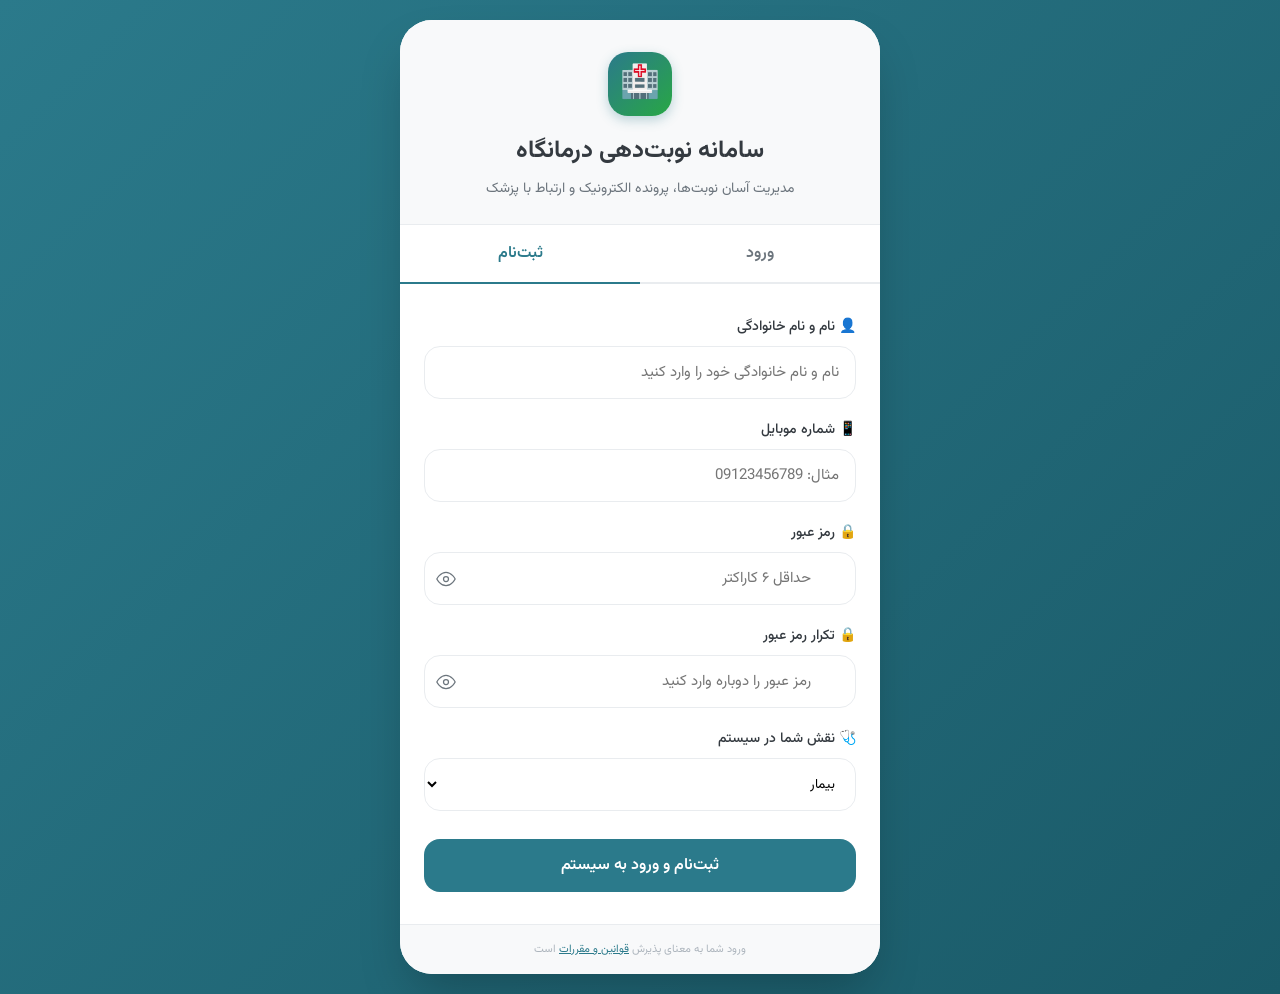
<file: index.html>
<!DOCTYPE html>
<html lang="fa" dir="rtl">

<head>
    <meta charset="UTF-8">
    <meta name="viewport" content="width=device-width, initial-scale=1.0, viewport-fit=cover">
    <title>سامانه نوبت‌دهی درمانگاه | ورود و ثبت‌نام</title>
    <link rel="stylesheet" href="./site/style/font.css">
    <link rel="stylesheet" href="./site/style/index.css">
</head>

<body>

    <div class="auth-container">
        <div class="auth-header">
            <div class="logo">🏥</div>
            <h1>سامانه نوبت‌دهی درمانگاه</h1>
            <p>مدیریت آسان نوبت‌ها، پرونده الکترونیک و ارتباط با پزشک</p>
        </div>

        <div class="tabs">
            <button class="tab" data-tab="login">ورود</button>
            <button class="tab active" data-tab="register">ثبت‌نام</button>
        </div>

        <form class="form-panel" id="login-panel">
            <div class="message" id="login-message"></div>

            <div class="input-group">
                <label for="login-mobile">📱 شماره موبایل</label>
                <input type="tel" id="login-mobile" class="ltr-input" placeholder="مثال: 09123456789" maxlength="11"
                    inputmode="numeric">
            </div>

            <div class="input-group">
                <label for="login-password">🔒 رمز عبور</label>
                <div class="password-container">
                    <input type="password" id="login-password" class="ltr-input"
                        placeholder="رمز عبور خود را وارد کنید">
                    <button type="button" class="toggle-password" onclick="togglePassword('login-password')">
                        <svg xmlns="http://www.w3.org/2000/svg" width="1em" height="1em" viewBox="0 0 24 24" fill="none"
                            stroke="currentColor" stroke-width="1.5" stroke-linecap="round" stroke-linejoin="round">
                            <path d="M1 12s4-8 11-8 11 8 11 8-4 8-11 8-11-8-11-8z"></path>
                            <circle cx="12" cy="12" r="3"></circle>
                        </svg>
                    </button>
                </div>
            </div>

            <button type="submit" class="btn-primary">ورود به حساب کاربری</button>

            <div class="forgot-link">
                <a href="#" onclick="handleForgotPassword(event)">رمز عبور خود را فراموش کرده‌اید؟</a>
            </div>
        </form>

        <form class="form-panel active" id="register-panel">
            <div class="message" id="register-message"></div>

            <div class="input-group">
                <label for="register-name">👤 نام و نام خانوادگی</label>
                <input type="text" id="register-name" placeholder="نام و نام خانوادگی خود را وارد کنید">
            </div>

            <div class="input-group">
                <label for="register-mobile">📱 شماره موبایل</label>
                <input type="tel" id="register-mobile" class="ltr-input" placeholder="مثال: 09123456789" maxlength="11"
                    inputmode="numeric">
            </div>

            <div class="input-group">
                <label for="register-password">🔒 رمز عبور</label>
                <div class="password-container">
                    <input type="password" id="register-password" class="ltr-input" placeholder="حداقل ۶ کاراکتر">
                    <button type="button" class="toggle-password" onclick="togglePassword('register-password')">
                        <svg xmlns="http://www.w3.org/2000/svg" width="1em" height="1em" viewBox="0 0 24 24" fill="none"
                            stroke="currentColor" stroke-width="1.5" stroke-linecap="round" stroke-linejoin="round">
                            <path d="M1 12s4-8 11-8 11 8 11 8-4 8-11 8-11-8-11-8z"></path>
                            <circle cx="12" cy="12" r="3"></circle>
                        </svg>
                    </button>
                </div>
            </div>

            <div class="input-group">
                <label for="register-password-confirm">🔒 تکرار رمز عبور</label>
                <div class="password-container">
                    <input type="password" id="register-password-confirm" class="ltr-input"
                        placeholder="رمز عبور را دوباره وارد کنید">
                    <button type="button" class="toggle-password" onclick="togglePassword('register-password-confirm')">
                        <svg xmlns="http://www.w3.org/2000/svg" width="1em" height="1em" viewBox="0 0 24 24" fill="none"
                            stroke="currentColor" stroke-width="1.5" stroke-linecap="round" stroke-linejoin="round">
                            <path d="M1 12s4-8 11-8 11 8 11 8-4 8-11 8-11-8-11-8z"></path>
                            <circle cx="12" cy="12" r="3"></circle>
                        </svg>
                    </button>
                </div>
            </div>

            <div class="input-group">
                <label for="register-role">🩺 نقش شما در سیستم</label>
                <select id="register-role">
                    <option value="patient">بیمار</option>
                    <option value="doctor">پزشک</option>
                </select>
            </div>

            <div id="doctor-fields">
                <div class="input-group">
                    <label for="doctor-specialty">🩺 تخصص</label>
                    <input type="text" id="doctor-specialty" placeholder="مثلاً متخصص قلب">
                </div>

                <div class="input-group">
                    <label for="doctor-license">🪪 شماره نظام پزشکی</label>
                    <input type="text" id="doctor-license" class="ltr-input" placeholder="مثلاً 12345">
                </div>
            </div>

            <button type="submit" class="btn-primary">ثبت‌نام و ورود به سیستم</button>
        </form>

        <div class="auth-footer">
            <p>ورود شما به معنای پذیرش <a href="#" style="color:#2B7A8B;">قوانین و مقررات</a> است</p>
        </div>
    </div>

    <script>
        // آیکون‌های چشم باز و بسته به صورت SVG استاندارد
        const eyeOpenIcon = `<svg xmlns="http://www.w3.org/2000/svg" width="1em" height="1em" viewBox="0 0 24 24" fill="none" stroke="currentColor" stroke-width="1.5" stroke-linecap="round" stroke-linejoin="round"><path d="M1 12s4-8 11-8 11 8 11 8-4 8-11 8-11-8-11-8z"></path><circle cx="12" cy="12" r="3"></circle></svg>`;
        const eyeClosedIcon = `<svg xmlns="http://www.w3.org/2000/svg" width="1em" height="1em" viewBox="0 0 24 24" fill="none" stroke="currentColor" stroke-width="1.5" stroke-linecap="round" stroke-linejoin="round"><path d="M17.94 17.94A10.07 10.07 0 0 1 12 20c-7 0-11-8-11-8a18.45 18.45 0 0 1 5.06-5.94M9.9 4.24A9.12 9.12 0 0 1 12 4c7 0 11 8 11 8a18.5 18.5 0 0 1-2.16 3.19m-6.72-1.07a3 3 0 1 1-4.24-4.24"></path><line x1="1" y1="1" x2="23" y2="23"></line></svg>`;

        document.getElementById('login-panel').addEventListener('submit', (e) => {
            e.preventDefault();
            handleLogin();
        });

        document.getElementById('register-panel').addEventListener('submit', (e) => {
            e.preventDefault();
            handleRegister();
        });

        function handleForgotPassword(e) {
            e.preventDefault();
            showMessage('login-message', '🔧 لطفاً با پشتیبانی تماس بگیرید.', 'error');
        }

        function showMessage(elementId, message, type) {
            const msgDiv = document.getElementById(elementId);
            msgDiv.textContent = message;
            msgDiv.className = 'message ' + type;

            setTimeout(() => {
                msgDiv.className = 'message';
                msgDiv.textContent = '';
            }, 3000);
        }

        function saveUser(userData) {
            try {
                let users = JSON.parse(localStorage.getItem('clinic_users')) || [];
                users.push(userData);
                localStorage.setItem('clinic_users', JSON.stringify(users));
            } catch (error) {
                console.error(error);
            }
        }

        function findUser(mobile, password) {
            let users = JSON.parse(localStorage.getItem('clinic_users') || '[]');
            return users.find(u => u.mobile === mobile && u.password === password);
        }

        function userExists(mobile) {
            let users = JSON.parse(localStorage.getItem('clinic_users') || '[]');
            return users.some(u => u.mobile === mobile);
        }

        function convertPersianToEnglish(str) {
            const persianNumbers = '۰۱۲۳۴۵۶۷۸۹';

            return str.replace(/[۰-۹]/g, digit => {
                return persianNumbers.indexOf(digit);
            });
        }

        function handleLogin() {
            const mobileRegex = /^09\d{9}$/;
            let mobile = document.getElementById('login-mobile').value.trim();
            mobile = convertPersianToEnglish(mobile);
            const password = document.getElementById('login-password').value;

            if (!mobile || !password) {
                showMessage('login-message', '❌ لطفاً شماره موبایل و رمز عبور را وارد کنید', 'error');
                return;
            }
            if (!mobileRegex.test(mobile)) {
                showMessage('login-message', "❌ فرمت شماره موبایل نادرست است (مثال: 09123456789)", 'error');
                return;
            }

            const user = findUser(mobile, password);

            if (user) {
                sessionStorage.setItem('current_user', JSON.stringify(user));
                showMessage('login-message', '✅ ورود موفق! در حال انتقال به داشبورد...', 'success');

                setTimeout(() => {
                    if (user.role === 'doctor') {
                        window.location.href = './site/doctor-dashboard.html';
                    } else {
                        window.location.href = './site/patient-dashboard.html';
                    }
                }, 1000);
            } else {
                showMessage('login-message', '❌ شماره موبایل یا رمز عبور اشتباه است', 'error');
            }
        }

        function handleRegister() {
            const mobileRegex = /^09\d{9}$/;
            const name = document.getElementById('register-name').value.trim();
            let mobile = document.getElementById('register-mobile').value.trim();
            mobile = convertPersianToEnglish(mobile);
            const password = document.getElementById('register-password').value;
            const passwordConfirm = document.getElementById('register-password-confirm').value;
            const role = document.getElementById('register-role').value;
            const specialty = document.getElementById('doctor-specialty').value.trim();
            const license = document.getElementById('doctor-license').value.trim();

            if (!name || !mobile || !password || !passwordConfirm) {
                showMessage('register-message', '❌ لطفاً تمام فیلدها را پر کنید', 'error');
                return;
            }

            if (!mobileRegex.test(mobile)) {
                showMessage('register-message', "❌ فرمت شماره موبایل نادرست است", 'error');
                return;
            }

            if (password.length < 6) {
                showMessage('register-message', '❌ رمز عبور باید حداقل ۶ کاراکتر باشد', 'error');
                return;
            }

            if (password !== passwordConfirm) {
                showMessage('register-message', '❌ رمز عبور و تکرار آن مطابقت ندارند', 'error');
                return;
            }

            if (userExists(mobile)) {
                showMessage('register-message', '❌ این شماره موبایل قبلاً ثبت‌نام کرده است', 'error');
                return;
            }

            if (role === 'doctor' && (!specialty || !license)) {
                showMessage('register-message', '❌ لطفاً اطلاعات پزشک را کامل کنید', 'error');
                return;
            }

            // ذخیره کاربر جدید (اصلاح فیلدهای پزشک)
            const newUser = {
                id: Date.now(),
                full_name: name,
                mobile: mobile,
                password: password,
                role: role,
                created_at: new Date().toISOString(),
                // در صورت وجود مقدار، به آبجکت اصلی اضافه می‌شوند:
                ...(role === 'doctor' && { specialty: specialty, license: license })
            };

            saveUser(newUser);
            document.getElementById('register-panel').reset();

            if (role === 'doctor') {
                let doctors = JSON.parse(localStorage.getItem('clinic_doctors') || '[]');
                const newDoctor = {
                    id: newUser.id,
                    name: name,
                    specialty: specialty,
                    license: license,
                    rating: 0,
                    visits: 0
                };
                doctors.push(newDoctor);
                localStorage.setItem('clinic_doctors', JSON.stringify(doctors));
            }

            showMessage('register-message', '✅ ثبت‌نام موفق! در حال ورود به سیستم...', 'success');

            setTimeout(() => {
                sessionStorage.setItem('current_user', JSON.stringify(newUser));
                if (role === 'doctor') {
                    window.location.href = './site/doctor-dashboard.html';
                } else {
                    window.location.href = './site/patient-dashboard.html';
                }
            }, 1000);
        }

        // جابه‌جایی تب‌ها
        document.querySelectorAll('.tab').forEach(tab => {
            tab.addEventListener('click', () => {
                const tabName = tab.getAttribute('data-tab');

                document.querySelectorAll('.tab').forEach(t => t.classList.remove('active'));
                tab.classList.add('active');

                document.querySelectorAll('.form-panel').forEach(panel => panel.classList.remove('active'));
                if (tabName === 'login') {
                    document.getElementById('login-panel').classList.add('active');
                } else {
                    document.getElementById('register-panel').classList.add('active');
                }

                document.getElementById('login-message').className = 'message';
                document.getElementById('register-message').className = 'message';
            });
        });

        // تابع نمایش/مخفی‌سازی رمز عبور همراه با اصلاح آیکون‌ها
        function togglePassword(inputId) {
            const input = document.getElementById(inputId);
            const toggleBtn = input.parentElement.querySelector('.toggle-password');

            if (input.type === 'password') {
                input.type = 'text';
                toggleBtn.innerHTML = eyeClosedIcon;
            } else {
                input.type = 'password';
                toggleBtn.innerHTML = eyeOpenIcon;
            }
        }

        // مدیریت تغییر نقش (بیمار / پزشک)
        const roleSelect = document.getElementById('register-role');
        const doctorFields = document.getElementById('doctor-fields');

        roleSelect.addEventListener('change', () => {
            if (roleSelect.value === 'doctor') {
                doctorFields.style.display = 'block';
            } else {
                doctorFields.style.display = 'none';
                document.getElementById('doctor-specialty').value = '';
                document.getElementById('doctor-license').value = '';
            }
        });
    </script>
</body>

</html>
</file>
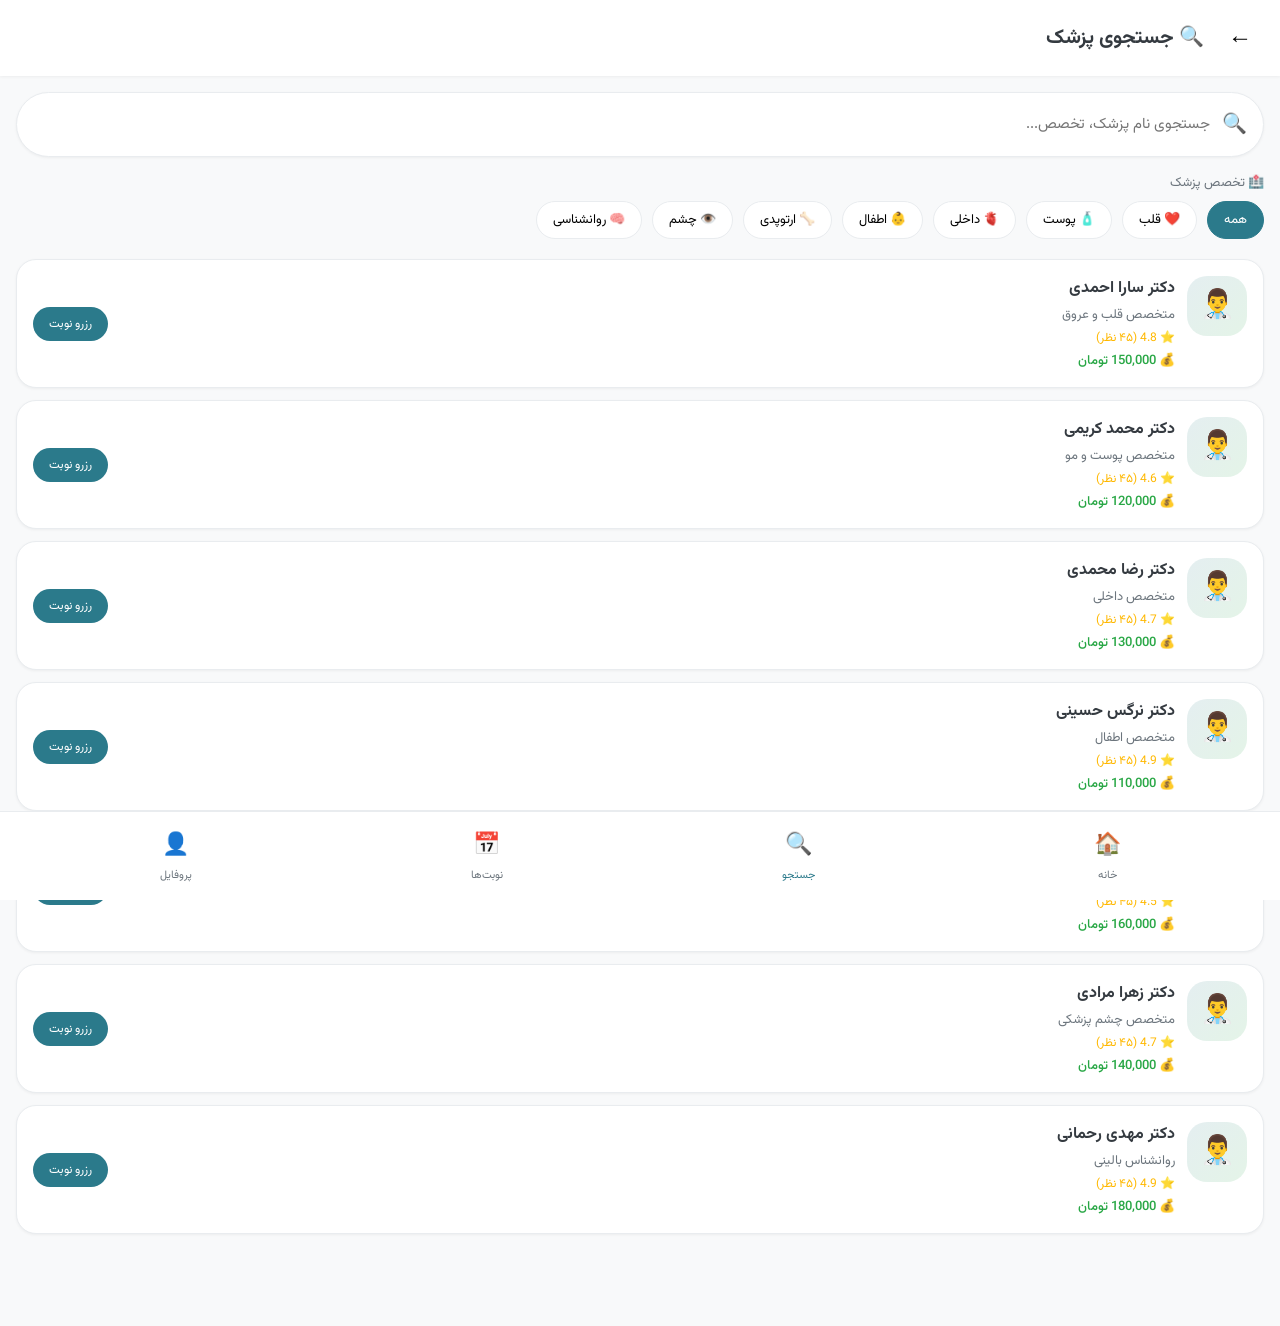
<file: site/search-doctor.html>
<!DOCTYPE html>
<html lang="fa" dir="rtl">

<head>
    <meta charset="UTF-8">
    <meta name="viewport" content="width=device-width, initial-scale=1.0, viewport-fit=cover">
    <title>جستجو و رزرو نوبت | سامانه نوبت‌دهی درمانگاه</title>
    <link rel="stylesheet" href="./style/font.css">
    <link rel="stylesheet" href="./style/search-doctor.css">
</head>
<body>

    <div class="header">
        <button class="back-btn" onclick="goBack()">←</button>
        <h1>🔍 جستجوی پزشک</h1>
    </div>

    <div class="search-bar">
        <span class="search-icon">🔍</span>
        <input type="text" id="search-input" placeholder="جستجوی نام پزشک، تخصص..." onkeyup="filterDoctors()">
    </div>

    <div class="filters-section">
        <div class="filter-title">🏥 تخصص پزشک</div>
        <div class="filter-chips" id="specialty-filters">
            <button class="chip active" data-specialty="all">همه</button>
            <button class="chip" data-specialty="قلب">❤️ قلب</button>
            <button class="chip" data-specialty="پوست">🧴 پوست</button>
            <button class="chip" data-specialty="داخلی">🫀 داخلی</button>
            <button class="chip" data-specialty="اطفال">👶 اطفال</button>
            <button class="chip" data-specialty="ارتوپدی">🦴 ارتوپدی</button>
            <button class="chip" data-specialty="چشم">👁️ چشم</button>
            <button class="chip" data-specialty="روانشناسی">🧠 روانشناسی</button>
        </div>
    </div>

    <div id="doctors-list" class="doctors-list">
        <!-- پزشکان به صورت داینامیک نمایش داده می‌شوند -->
    </div>

    <div id="booking-modal" class="modal">
        <div class="modal-content">
            <div class="modal-header">
                <h3>📅 رزرو نوبت</h3>
                <button class="close-modal" onclick="closeModal()">✕</button>
            </div>
            <div class="modal-body">
                <div id="modal-doctor-info"></div>

                <label>📆 انتخاب تاریخ</label>
                <input type="date" id="appointment-date" class="date-picker">

                <label>🕐 انتخاب ساعت</label>
                <div class="time-slots" id="time-slots">
                    <div class="time-slot" data-time="۰۹:۰۰">۰۹:۰۰</div>
                    <div class="time-slot" data-time="۱۰:۰۰">۱۰:۰۰</div>
                    <div class="time-slot" data-time="۱۱:۰۰">۱۱:۰۰</div>
                    <div class="time-slot" data-time="۱۲:۰۰">۱۲:۰۰</div>
                    <div class="time-slot" data-time="۱۴:۰۰">۱۴:۰۰</div>
                    <div class="time-slot" data-time="۱۵:۰۰">۱۵:۰۰</div>
                    <div class="time-slot" data-time="۱۶:۰۰">۱۶:۰۰</div>
                    <div class="time-slot" data-time="۱۷:۰۰">۱۷:۰۰</div>
                </div>

                <button class="confirm-btn" onclick="confirmBooking()">✅تأیید و ثبت نوبت</button>
            </div>
        </div>
    </div>

    <div class="bottom-nav">
        <button class="nav-item" onclick="location.href='patient-dashboard.html'">
            <span class="nav-icon">🏠</span>
            <span class="nav-label">خانه</span>
        </button>
        <button class="nav-item active" onclick="location.href='search-doctor.html'">
            <span class="nav-icon">🔍</span>
            <span class="nav-label">جستجو</span>
        </button>
        <button class="nav-item" onclick="location.href='my-turns.html'">
            <span class="nav-icon">📅</span>
            <span class="nav-label">نوبت‌ها</span>
        </button>
        <button class="nav-item" onclick="location.href='profile.html'">
            <span class="nav-icon">👤</span>
            <span class="nav-label">پروفایل</span>
        </button>
    </div>

    <div id="toast" class="toast"></div>

    <script>
        let currentDoctor = null;
        let selectedTime = null;
        let currentSpecialty = 'all';
        let searchQuery = '';

        function showToast(message, type = 'success') {
            const toast = document.getElementById('toast');
            toast.textContent = message;
            toast.className = 'toast ' + type;
            toast.style.display = 'block';
            setTimeout(() => {
                toast.style.display = 'none';
            }, 3000);
        }

        function goBack() {
            window.location.href = 'patient-dashboard.html';
        }

        function navigateTo(page) {
            window.location.href = page;
        }

        function getCurrentUser() {

            const user = sessionStorage.getItem('current_user');

            if (!user) {
                window.location.href = 'index.html';
                return null;
            }

            const parsedUser = JSON.parse(user);

            return parsedUser;
        }

        function getDoctors() {
            return [
                { id: 1, name: 'دکتر سارا احمدی', specialty: 'متخصص قلب و عروق', specialtyKey: 'قلب', fee: 150000, rating: 4.8 },
                { id: 2, name: 'دکتر محمد کریمی', specialty: 'متخصص پوست و مو', specialtyKey: 'پوست', fee: 120000, rating: 4.6 },
                { id: 3, name: 'دکتر رضا محمدی', specialty: 'متخصص داخلی', specialtyKey: 'داخلی', fee: 130000, rating: 4.7 },
                { id: 4, name: 'دکتر نرگس حسینی', specialty: 'متخصص اطفال', specialtyKey: 'اطفال', fee: 110000, rating: 4.9 },
                { id: 5, name: 'دکتر علی کریمی', specialty: 'متخصص ارتوپدی', specialtyKey: 'ارتوپدی', fee: 160000, rating: 4.5 },
                { id: 6, name: 'دکتر زهرا مرادی', specialty: 'متخصص چشم پزشکی', specialtyKey: 'چشم', fee: 140000, rating: 4.7 },
                { id: 7, name: 'دکتر مهدی رحمانی', specialty: 'روانشناس بالینی', specialtyKey: 'روانشناسی', fee: 180000, rating: 4.9 }
            ];
        }

        function syncDoctorsToLocalStorage() {
            const existingDoctors = localStorage.getItem('clinic_doctors');
            if (!existingDoctors) {
                const doctors = getDoctors();
                localStorage.setItem(
                    'clinic_doctors',
                    JSON.stringify(doctors)
                );

            }

        }

        function renderDoctors() {
            syncDoctorsToLocalStorage();

            let doctors = JSON.parse(
                localStorage.getItem('clinic_doctors') || '[]'
            );

            // اطمینان از وجود فیلدهای مورد نیاز در همه پزشکان
            doctors = doctors.map(doctor => ({
                id: doctor.id || 0,
                name: doctor.name || 'پزشک',
                specialty: doctor.specialty || 'متخصص',
                specialtyKey: doctor.specialtyKey || 'عمومی',
                fee: doctor.fee || 0,  // مقدار پیش‌فرض برای fee
                rating: doctor.rating || 0  // مقدار پیش‌فرض برای rating
            }));

            // فیلتر بر اساس تخصص
            if (currentSpecialty !== 'all') {
                doctors = doctors.filter(d => d.specialtyKey === currentSpecialty);
                console.log(`🔍 فیلتر تخصص: ${currentSpecialty} - تعداد پزشکان یافت شده: ${doctors.length}`);
            }

            // فیلتر بر اساس جستجو
            if (searchQuery.trim() !== '') {
                doctors = doctors.filter(d =>
                    d.name.includes(searchQuery) ||
                    d.specialty.includes(searchQuery)
                );
                console.log(`🔍 فیلتر جستجو: "${searchQuery}" - تعداد پزشکان یافت شده: ${doctors.length}`);
            }

            const container = document.getElementById('doctors-list');

            if (doctors.length === 0) {
                let specialtyName = currentSpecialty;
                if (currentSpecialty === 'قلب') specialtyName = 'قلب و عروق';
                else if (currentSpecialty === 'پوست') specialtyName = 'پوست و مو';
                else if (currentSpecialty === 'داخلی') specialtyName = 'داخلی';
                else if (currentSpecialty === 'اطفال') specialtyName = 'اطفال';
                else if (currentSpecialty === 'ارتوپدی') specialtyName = 'ارتوپدی';
                else if (currentSpecialty === 'چشم') specialtyName = 'چشم پزشکی';
                else if (currentSpecialty === 'روانشناسی') specialtyName = 'روانشناسی';

                container.innerHTML = `
            <div class="empty-doctors">
                <div class="empty-icon">❌</div>
                <p>هیچ پزشکی با تخصص «${specialtyName}» یافت نشد</p>
                <button onclick="resetFilters()" style="margin-top:16px; background:#2B7A8B; color:white; border:none; padding:8px 20px; border-radius:40px; cursor:pointer;">
                    حذف فیلترها
                </button>
            </div>
        `;
                return;
            }

            let html = '';
            doctors.forEach(doctor => {
                // محافظت در برابر undefined
                const feeAmount = doctor.fee || 0;
                const ratingValue = doctor.rating || 0;

                html += `
            <div class="doctor-card">
                <div class="doctor-avatar">👨‍⚕️</div>
                <div class="doctor-info">
                    <div class="doctor-name">${doctor.name}</div>
                    <div class="doctor-specialty">${doctor.specialty}</div>
                    <div class="doctor-rating">⭐ ${ratingValue} (۴۵ نظر)</div>
                    <div class="doctor-fee">💰 ${feeAmount.toLocaleString()} تومان</div>
                </div>
                <button class="book-btn" onclick="openBookingModal(${doctor.id})">رزرو نوبت</button>
            </div>
        `;
            });
            container.innerHTML = html;
        }

        // حذف فیلترها
        function resetFilters() {
            currentSpecialty = 'all';
            searchQuery = '';
            document.getElementById('search-input').value = '';
            document.querySelectorAll('.chip').forEach(chip => {
                chip.classList.remove('active');
                if (chip.getAttribute('data-specialty') === 'all') {
                    chip.classList.add('active');
                }
            });
            renderDoctors();
        }

        // فیلتر پزشکان بر اساس جستجو
        function filterDoctors() {
            const input = document.getElementById('search-input');
            searchQuery = input.value;
            renderDoctors();
        }

        // باز کردن مودال رزرو
        function openBookingModal(doctorId) {
            const doctors = JSON.parse(
                localStorage.getItem('clinic_doctors') || '[]'
            );
            currentDoctor = doctors.find(d => d.id === doctorId);

            if (!currentDoctor) return;

            document.getElementById('modal-doctor-info').innerHTML = `
            <div style="background:#F8F9FA; padding:12px; border-radius:16px; margin-bottom:16px;">
                <strong>${currentDoctor.name}</strong><br>
                <span style="font-size:13px; color:#6C757D;">${currentDoctor.specialty}</span>
                <span style="display:block; margin-top:8px;">💰 ${(Number(currentDoctor?.fee ?? 0)).toLocaleString()} تومان</span>
            </div>
        `;

            const tomorrow = new Date();
            tomorrow.setDate(tomorrow.getDate());
            const yyyy = tomorrow.getFullYear();
            const mm = String(tomorrow.getMonth() + 1).padStart(2, '0');
            const dd = String(tomorrow.getDate()).padStart(2, '0');
            document.getElementById('appointment-date').value = `${yyyy}-${mm}-${dd}`;
            document.getElementById('appointment-date').min = `${yyyy}-${mm}-${dd}`;

            selectedTime = null;
            document.querySelectorAll('.time-slot').forEach(slot => {
                slot.classList.remove('selected');
            });

            document.getElementById('booking-modal').classList.add('active');
        }

        // انتخاب ساعت
        function setupTimeSlots() {
            document.querySelectorAll('.time-slot').forEach(slot => {
                slot.addEventListener('click', function () {
                    document.querySelectorAll('.time-slot').forEach(s => s.classList.remove('selected'));
                    this.classList.add('selected');
                    selectedTime = this.getAttribute('data-time');
                });
            });
        }

        function closeModal() {
            document.getElementById('booking-modal').classList.remove('active');
            currentDoctor = null;
            selectedTime = null;
        }

        function toPersianDate(dateString) {
            const date = new Date(dateString);
            return date.toLocaleDateString('fa-IR');
        }

        function confirmBooking() {
            if (!currentDoctor) {
                showToast('❌ خطا در انتخاب پزشک', 'error');
                return;
            }

            if (!selectedTime) {
                showToast('❌ لطفاً ساعت مورد نظر را انتخاب کنید', 'error');
                return;
            }

            const dateInput = document.getElementById('appointment-date').value;
            if (!dateInput) {
                showToast('❌ لطفاً تاریخ را انتخاب کنید', 'error');
                return;
            }


            const user = getCurrentUser();
            if (!user) return;

            const persianDate = toPersianDate(dateInput);

            const appointments = JSON.parse(localStorage.getItem('clinic_appointments') || '[]');
            const userHasAppointment = appointments.some(apt =>
                apt.patientId === user.id &&
                apt.appointmentDate === dateInput &&
                apt.time === selectedTime &&
                apt.status === 'booked'
            );
            if (userHasAppointment) {
                showToast(
                    '❌ شما در این ساعت نوبت دیگری دارید',
                    'error'
                );
                return;
            }

            const alreadyBooked = appointments.some(apt =>
                apt.doctorId === currentDoctor.id &&
                apt.appointmentDate === dateInput &&
                apt.time === selectedTime &&
                apt.status === 'booked'
            );

            if (alreadyBooked) {
                showToast('❌ این ساعت قبلاً رزرو شده است', 'error');
                return;
            }

            const newAppointment = {
                id: Date.now(),
                patientId: user.id,
                doctorId: currentDoctor.id,
                date: persianDate,
                appointmentDate: dateInput,
                time: selectedTime,
                status: 'booked',
                created_at: new Date().toISOString()
            };

            appointments.push(newAppointment);
            localStorage.setItem('clinic_appointments', JSON.stringify(appointments));

            showToast(`✅ نوبت شما با دکتر ${currentDoctor.name} در تاریخ ${persianDate} ساعت ${selectedTime} رزرو شد`, 'success');

            closeModal();

            setTimeout(() => {
                window.location.href = 'my-turns.html';
            }, 2000);
        }

        // راه‌اندازی فیلتر تخصص
        function setupSpecialtyFilters() {
            document.querySelectorAll('.chip').forEach(chip => {
                chip.addEventListener('click', function () {
                    document.querySelectorAll('.chip').forEach(c => c.classList.remove('active'));
                    this.classList.add('active');
                    currentSpecialty = this.getAttribute('data-specialty');
                    console.log(`🩺 تخصص انتخاب شده: ${currentSpecialty}`);
                    renderDoctors();
                });
            });
        }

        function resetLocalStorageDoctors() {
            const oldDoctors = localStorage.getItem('clinic_doctors');
            if (oldDoctors) {
                const parsed = JSON.parse(oldDoctors);
                if (parsed.length > 0 && !parsed[0].specialtyKey) {
                    console.log('🔄 دیتای قدیمی پزشکان پاک شد و با دیتای جدید جایگزین می‌شود');
                    localStorage.removeItem('clinic_doctors');
                }
            }
            syncDoctorsToLocalStorage();
        }

        // بارگذاری اولیه
        function init() {
            resetLocalStorageDoctors();
            setupSpecialtyFilters();
            setupTimeSlots();
            renderDoctors();
        }

        init();
    </script>

</body>

</html>
</file>
<file: site/style/font.css>
@font-face {
  font-family: Vazirmatn;
  src: url('../assets/fonts/Vazirmatn-Thin.woff2') format('woff2');
  font-weight: 100;
  font-style: normal;
  font-display: swap;
}

@font-face {
  font-family: Vazirmatn;
  src: url('../assets/fonts/Vazirmatn-ExtraLight.woff2') format('woff2');
  font-weight: 200;
  font-style: normal;
  font-display: swap;
}

@font-face {
  font-family: Vazirmatn;
  src: url('../assets/fonts/Vazirmatn-Light.woff2') format('woff2');
  font-weight: 300;
  font-style: normal;
  font-display: swap;
}

@font-face {
  font-family: Vazirmatn;
  src: url('../assets/fonts/Vazirmatn-Regular.woff2') format('woff2');
  font-weight: 400;
  font-style: normal;
  font-display: swap;
}

@font-face {
  font-family: Vazirmatn;
  src: url('../assets/fonts/Vazirmatn-Medium.woff2') format('woff2');
  font-weight: 500;
  font-style: normal;
  font-display: swap;
}

@font-face {
  font-family: Vazirmatn;
  src: url('../assets/fonts/Vazirmatn-SemiBold.woff2') format('woff2');
  font-weight: 600;
  font-style: normal;
  font-display: swap;
}

@font-face {
  font-family: Vazirmatn;
  src: url('../assets/fonts/Vazirmatn-Bold.woff2') format('woff2');
  font-weight: 700;
  font-style: normal;
  font-display: swap;
}

@font-face {
  font-family: Vazirmatn;
  src: url('../assets/fonts/Vazirmatn-ExtraBold.woff2') format('woff2');
  font-weight: 800;
  font-style: normal;
  font-display: swap;
}

@font-face {
  font-family: Vazirmatn;
  src: url('../assets/fonts/Vazirmatn-Black.woff2') format('woff2');
  font-weight: 900;
  font-style: normal;
  font-display: swap;
}
</file>
<file: site/style/index.css>
* {
    margin: 0;
    padding: 0;
    box-sizing: border-box;
}

body {
    font-family: 'Vazirmatn', sans-serif;
    background: linear-gradient(135deg, #2B7A8B 0%, #1a5a68 100%);
    min-height: 100vh;
    display: flex;
    align-items: center;
    justify-content: center;
    padding: 20px;
}

/* کارت اصلی */
.auth-container {
    background: #FFFFFF;
    border-radius: 32px;
    box-shadow: 0 25px 50px -12px rgba(0, 0, 0, 0.25);
    width: 100%;
    max-width: 480px;
    overflow: hidden;
    transition: all 0.3s ease;
}

/* هدر با لوگو */
.auth-header {
    background: #F8F9FA;
    padding: 32px 24px 24px;
    text-align: center;
    border-bottom: 1px solid #E9ECEF;
}

.logo {
    width: 64px;
    height: 64px;
    background: linear-gradient(135deg, #2B7A8B 0%, #28A745 100%);
    border-radius: 20px;
    display: flex;
    align-items: center;
    justify-content: center;
    margin: 0 auto 16px;
    font-size: 32px;
    box-shadow: 0 4px 12px rgba(43, 122, 139, 0.3);
}

.auth-header h1 {
    font-size: 24px;
    font-weight: 700;
    color: #343A40;
    margin-bottom: 8px;
}

.auth-header p {
    font-size: 14px;
    color: #6C757D;
}

/* تب‌های ورود و ثبت‌نام */
.tabs {
    display: flex;
    border-bottom: 2px solid #E9ECEF;
    background: #FFFFFF;
}

.tab {
    flex: 1;
    text-align: center;
    padding: 16px 0;
    font-size: 16px;
    font-weight: 600;
    color: #6C757D;
    cursor: pointer;
    transition: all 0.2s ease;
    background: transparent;
    border: none;
    font-family: 'Vazirmatn', sans-serif;
}

#register-role {
    width: 100%;
    padding: 14px 16px;
    border-radius: 16px;
    border: 1.5px solid #E9ECEF;
    font-family: 'Vazirmatn', sans-serif;
    background: #FFFFFF;
    outline: none;
}

#register-role:focus {
    border-color: #2B7A8B;
    box-shadow: 0 0 0 3px rgba(43, 122, 139, 0.1);
}

#doctor-fields {
    display: none;
    margin-top: 20px;
}

.tab.active {
    color: #2B7A8B;
    border-bottom: 2px solid #2B7A8B;
    margin-bottom: -2px;
}

/* فرم‌ها */
.form-panel {
    padding: 32px 24px;
    display: none;
}

.form-panel.active {
    display: block;
    animation: fadeIn 0.3s ease;
}

@keyframes fadeIn {
    from {
        opacity: 0;
        transform: translateY(4px);
    }

    to {
        opacity: 1;
        transform: translateY(0);
    }
}

.input-group {
    margin-bottom: 20px;
}

.input-group label {
    display: block;
    font-size: 14px;
    font-weight: 500;
    color: #343A40;
    margin-bottom: 8px;
}

.input-group input {
    width: 100%;
    padding: 14px 16px;
    font-size: 15px;
    font-family: 'Vazirmatn', sans-serif;
    border: 1.5px solid #E9ECEF;
    border-radius: 16px;
    transition: all 0.2s ease;
    background: #FFFFFF;
}

.input-group input:focus {
    outline: none;
    border-color: #2B7A8B;
    box-shadow: 0 0 0 3px rgba(43, 122, 139, 0.1);
}

/* استایل اختصاصی فیلدهای عددی/انگلیسی برای تجربه کاربری بهتر */
.ltr-input {
    direction: ltr !important;
    text-align: right;
}

.ltr-input::placeholder {
    direction: rtl;
    text-align: right;
}

/* دکمه اصلی */
.btn-primary {
    width: 100%;
    padding: 14px;
    background: #2B7A8B;
    color: white;
    border: none;
    border-radius: 16px;
    font-size: 16px;
    font-weight: 600;
    font-family: 'Vazirmatn', sans-serif;
    cursor: pointer;
    transition: all 0.2s ease;
    margin-top: 8px;
}

.btn-primary:hover {
    background: #1a5a68;
    transform: translateY(-1px);
}

.btn-primary:active {
    transform: translateY(0);
}

/* لینک فراموشی رمز */
.forgot-link {
    text-align: center;
    margin-top: 16px;
}

.forgot-link a {
    color: #6C757D;
    font-size: 13px;
    text-decoration: none;
}

.forgot-link a:hover {
    color: #2B7A8B;
}

/* پیام خطا و موفقیت */
.message {
    padding: 12px;
    border-radius: 12px;
    font-size: 13px;
    margin-bottom: 20px;
    display: none;
}

.message.error {
    background: #FEF3F2;
    color: #DC3545;
    border: 1px solid #FEE2E2;
    display: block;
}

.message.success {
    background: #F0FDF4;
    color: #28A745;
    border: 1px solid #DCFCE7;
    display: block;
}

/* فوتر */
.auth-footer {
    background: #F8F9FA;
    padding: 16px 24px;
    text-align: center;
    border-top: 1px solid #E9ECEF;
}

.auth-footer p {
    font-size: 11px;
    color: #ADB5BD;
}

.password-container {
    position: relative;
    display: flex;
    align-items: center;
}

.password-container input {
    width: 100%;
    padding: 14px 44px 14px 16px;
    /* اصلاح پدینگ سمت چپ برای آیکون چشم در حالت RTL */
}

.toggle-password {
    position: absolute;
    left: 12px;
    top: 50%;
    transform: translateY(-50%);
    background: none;
    border: none;
    cursor: pointer;
    font-size: 20px;
    color: #6C757D;
    display: flex;
    align-items: center;
    justify-content: center;
}

/* responsive */
@media (max-width: 480px) {
    .auth-container {
        border-radius: 24px;
    }

    .form-panel {
        padding: 24px 20px;
    }
}
</file>
<file: site/style/search-doctor.css>
* {
    margin: 0;
    padding: 0;
    box-sizing: border-box;
}

body {
    font-family: 'Vazirmatn', sans-serif;
    background: #F8F9FA;
    min-height: 100vh;
    padding-bottom: 80px;
}

.header {
    background: white;
    padding: 16px 20px;
    display: flex;
    align-items: center;
    gap: 16px;
    box-shadow: 0 1px 3px rgba(0, 0, 0, 0.05);
    position: sticky;
    top: 0;
    z-index: 100;
}

.back-btn {
    background: none;
    border: none;
    font-size: 24px;
    cursor: pointer;
    padding: 8px;
    border-radius: 50%;
}

.back-btn:hover {
    background: #F8F9FA;
}

.header h1 {
    font-size: 20px;
    font-weight: 700;
    color: #343A40;
}

.search-bar {
    background: white;
    margin: 16px;
    padding: 8px 16px;
    border-radius: 50px;
    display: flex;
    align-items: center;
    gap: 12px;
    box-shadow: 0 1px 3px rgba(0, 0, 0, 0.05);
    border: 1px solid #E9ECEF;
}

.search-icon {
    font-size: 20px;
}

.search-bar input {
    flex: 1;
    border: none;
    padding: 12px 0;
    font-size: 15px;
    font-family: 'Vazirmatn', sans-serif;
    background: transparent;
}

.search-bar input:focus {
    outline: none;
}

.filters-section {
    margin: 0 16px 16px;
}

.filter-title {
    font-size: 13px;
    color: #6C757D;
    margin-bottom: 8px;
}

.filter-chips {
    display: flex;
    gap: 10px;
    overflow-x: auto;
    padding-bottom: 4px;
}

.chip {
    background: white;
    border: 1px solid #E9ECEF;
    padding: 8px 16px;
    border-radius: 40px;
    font-size: 13px;
    font-family: 'Vazirmatn', sans-serif;
    cursor: pointer;
    white-space: nowrap;
    transition: all 0.2s;
}

.chip.active {
    background: #2B7A8B;
    color: white;
    border-color: #2B7A8B;
}

.doctors-list {
    margin: 0 16px;
}

.doctor-card {
    background: white;
    border-radius: 20px;
    padding: 16px;
    margin-bottom: 12px;
    display: flex;
    gap: 12px;
    box-shadow: 0 1px 3px rgba(0, 0, 0, 0.05);
    border: 1px solid #E9ECEF;
    transition: all 0.2s;
}

.doctor-card:hover {
    transform: translateY(-2px);
    box-shadow: 0 4px 12px rgba(0, 0, 0, 0.1);
}

.doctor-avatar {
    width: 60px;
    height: 60px;
    background: linear-gradient(135deg, #2B7A8B20, #28A74520);
    border-radius: 20px;
    display: flex;
    align-items: center;
    justify-content: center;
    font-size: 28px;
}

.doctor-info {
    flex: 1;
}

.doctor-name {
    font-size: 16px;
    font-weight: 700;
    color: #343A40;
}

.doctor-specialty {
    font-size: 13px;
    color: #6C757D;
    margin: 4px 0;
}

.doctor-rating {
    font-size: 12px;
    color: #FFB800;
    margin-bottom: 4px;
}

.doctor-fee {
    font-size: 13px;
    color: #28A745;
    font-weight: 500;
}

.book-btn {
    background: #2B7A8B;
    color: white;
    border: none;
    padding: 8px 16px;
    border-radius: 40px;
    font-size: 12px;
    font-family: 'Vazirmatn', sans-serif;
    cursor: pointer;
    align-self: center;
}

.modal {
    display: none;
    position: fixed;
    top: 0;
    left: 0;
    right: 0;
    bottom: 0;
    background: rgba(0, 0, 0, 0.5);
    z-index: 200;
    align-items: center;
    justify-content: center;
    padding: 20px;
}

.modal.active {
    display: flex;
}

.modal-content {
    background: white;
    border-radius: 32px;
    width: 100%;
    max-width: 500px;
    max-height: 90vh;
    overflow-y: auto;
}

.modal-header {
    padding: 20px;
    border-bottom: 1px solid #E9ECEF;
    display: flex;
    justify-content: space-between;
    align-items: center;
}

.modal-header h3 {
    font-size: 18px;
    font-weight: 700;
    color: #343A40;
}

.close-modal {
    background: none;
    border: none;
    font-size: 24px;
    cursor: pointer;
}

.modal-body {
    padding: 20px;
}

.time-slots {
    display: grid;
    grid-template-columns: repeat(3, 1fr);
    gap: 10px;
    margin: 16px 0;
}

.time-slot {
    background: #F8F9FA;
    border: 1px solid #E9ECEF;
    padding: 10px;
    text-align: center;
    border-radius: 12px;
    font-size: 13px;
    cursor: pointer;
    transition: all 0.2s;
}

.time-slot.selected {
    background: #2B7A8B;
    color: white;
    border-color: #2B7A8B;
}

.date-picker {
    width: 100%;
    padding: 12px;
    border: 1px solid #E9ECEF;
    border-radius: 16px;
    font-family: 'Vazirmatn', sans-serif;
    margin: 16px 0;
}

.confirm-btn {
    width: 100%;
    background: #28A745;
    color: white;
    border: none;
    padding: 14px;
    border-radius: 16px;
    font-size: 16px;
    font-weight: 600;
    font-family: 'Vazirmatn', sans-serif;
    cursor: pointer;
    margin-top: 16px;
}

.bottom-nav {
    position: fixed;
    bottom: 0;
    left: 0;
    right: 0;
    background: white;
    display: flex;
    justify-content: space-around;
    padding: 12px 20px;
    border-top: 1px solid #E9ECEF;
}

.nav-item {
    display: flex;
    flex-direction: column;
    align-items: center;
    gap: 4px;
    background: none;
    border: none;
    font-family: 'Vazirmatn', sans-serif;
    cursor: pointer;
    padding: 4px 12px;
    border-radius: 20px;
}

.nav-item .nav-icon {
    font-size: 22px;
}

.nav-item .nav-label {
    font-size: 11px;
    color: #6C757D;
}

.nav-item.active .nav-icon,
.nav-item.active .nav-label {
    color: #2B7A8B;
}

.toast {
    position: fixed;
    bottom: 100px;
    left: 50%;
    transform: translateX(-50%);
    background: #343A40;
    color: white;
    padding: 12px 20px;
    border-radius: 40px;
    font-size: 13px;
    z-index: 300;
    display: none;
}

.toast.success {
    background: #28A745;
}

.toast.error {
    background: #DC3545;
}

.empty-doctors {
    text-align: center;
    padding: 60px 20px;
    color: #6C757D;
}

.empty-icon {
    font-size: 64px;
    margin-bottom: 16px;
    opacity: 0.5;
}
</file>
